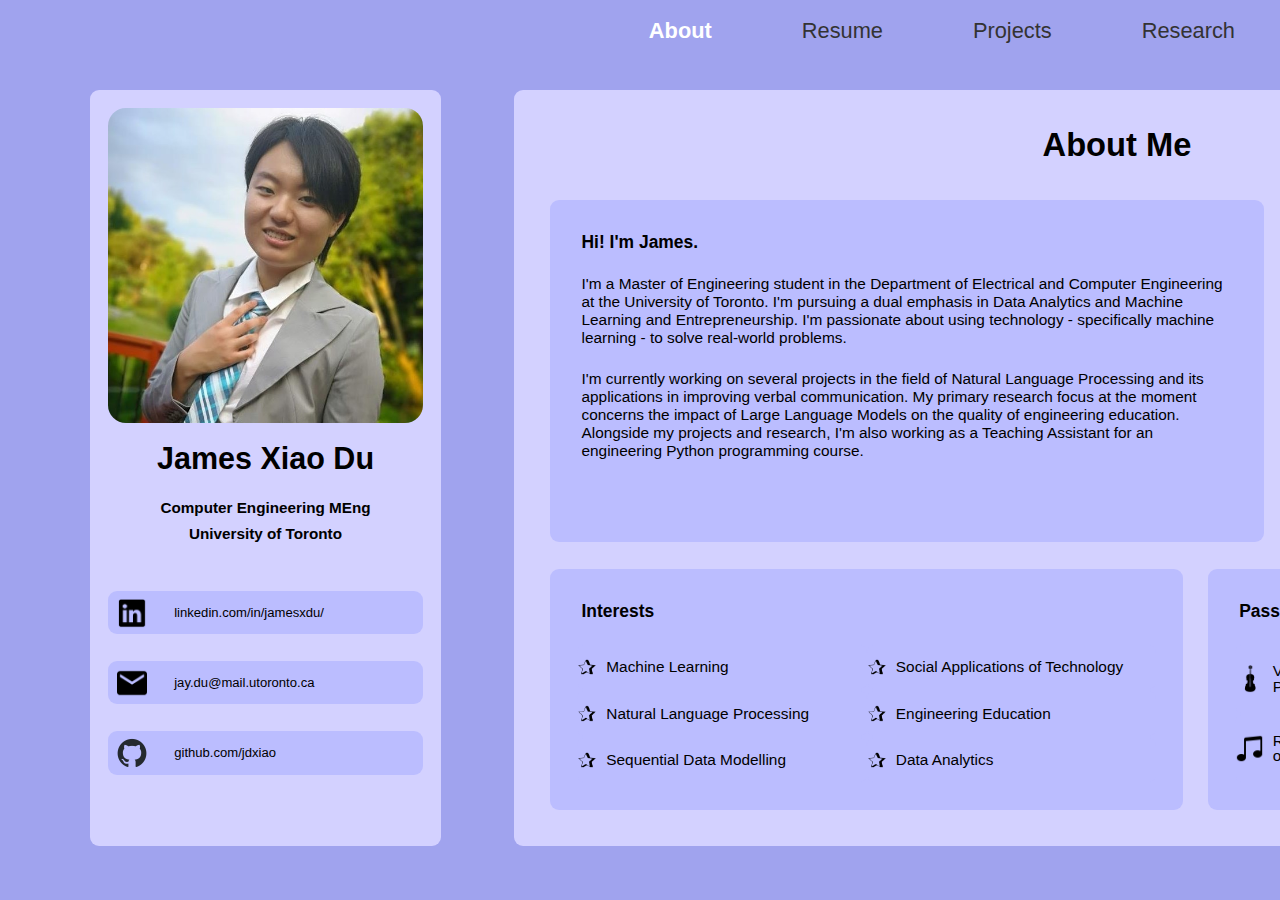
<file: index.html>
<!DOCTYPE html>
<html lang="en">
<head>
  <meta charset="UTF-8">
  <meta name="viewport" content="width=device-width, initial-scale=1.0">
  <title>Xiao's Website</title>
  <link rel="stylesheet" href="style.css">
</head>
<body>

  <div class="banner">
    <button class="button selected" onclick="window.location.href='index.html'">About</button>
    <button class="button" onclick="window.location.href='resume.html'">Resume</button>
    <button class="button" onclick="window.location.href='projects.html'">Projects</button>
    <button class="button" onclick="window.location.href='research.html'">Research</button>
  </div>

  <div class="side-box">
    <img src="static/pfp2.jpg" alt="Profile Picture" style="width: 100%; height: auto; border-radius: 2vh;">
    <h1>James Xiao Du</h1>
    <h3>Computer Engineering MEng</h3>
    <h3>University of Toronto</h3>

    <div class="content-box" style="margin-top: 5vh; width: 100%; height: 6%;">
      <img src="static/linkedin.png" alt="LinkedIn" style="width: auto; height: 70%; padding-left: 1vh; padding-right: 1vh;">
      <p><a href="https://www.linkedin.com/in/jamesxdu/" target="_blank">linkedin.com/in/jamesxdu/</a></p>
    </div>

    <div class="content-box" style="margin-top: 3vh; width: 100%; height: 6%;">
      <img src="static/mail.png" alt="Email" style="width: auto; height: 70%; padding-left: 1vh; padding-right: 1vh;">
      <p><a href="mailto:jay.du@mail.utoronto.ca">jay.du@mail.utoronto.ca</a></p>
    </div>

    <div class="content-box" style="margin-top: 3vh; width: 100%; height: 6%;">
      <img src="static/github-mark.png" alt="GitHub" style="width: auto; height: 70%; padding-left: 1vh; padding-right: 1vh;">
      <p><a href="https://github.com/jdxiao" target="_blank">github.com/jdxiao</a></p>
    </div>

  </div>

  <div class="main-box" style="margin-left: 5vw;">
    <h1 style="text-align: center;">About Me</h1>

    <div class="text-box-container" style="height: 40%">
      <div class="text-box" style="width: 57%; height: 100%; margin-top: 2vh; margin-left: 2vh;">
        <h2>Hi! I'm James.</h2>
        <p style="margin-top: 2vh">I'm a Master of Engineering student in the Department of Electrical and Computer Engineering
          at the University of Toronto. I'm pursuing a dual emphasis in Data Analytics and Machine Learning
          and Entrepreneurship. I'm passionate about using technology - specifically machine learning - to solve
          real-world problems.
        </p>

        <p style="margin-top: 2vh">I'm currently working on several projects in the field of Natural Language Processing
          and its applications in improving verbal communication. My primary research focus at the moment concerns the 
          impact of Large Language Models on the quality of engineering education. Alongside my projects and research, I'm 
          also working as a Teaching Assistant for an engineering Python programming course.
        </p>
      </div>

      <div class="text-box" style="width: 31%; height: 100%; margin-top: 2vh; margin-left: 2vh; padding-left: 1.5vh">
        <h2 style="padding-left: 2vh">Education</h2>
        
        <div class="content-box" style="margin-top: 3vh; width: 100%; height: 35%;">
          <img src="static/progress.png" alt="Graduate" style="width: auto; height: 38%;">
          <div class="text-box-2" style="width: 100%; height: 100%; padding-left: 1.5vh">
            <h1>MEng Computer Engineering (present)</h1>
            <p>Emphasis in Data Analytics & Machine Learning<br>
            Emphasis in Entrepreneurship<br>
            University of Toronto</p>
          </div>
        </div>

        <div class="content-box" style="margin-top: 3vh; width: 100%; height: 35%;">
          <img src="static/grad.png" alt="Graduate" style="width: auto; height: 38%;">
          <div class="text-box-2" style="width: 100%; height: 100%; padding-left: 1.5vh;">
            <h1>BASc Computer Engineering (2024)</h1>
            <p>Minor in Artificial Intelligence<br>
            Minor in Business<br>
            University of Toronto</p>
          </div>
        </div>

      </div>
    </div>

    <div class="text-box-container" style="height: 26%; margin-top: 9vh;">

      <div class="text-box" style="width: 50%; height: 100%; margin-top: 2vh; margin-left: 2vh;">
        <h2>Interests</h2>
        <div class="text-box-container" style="height: 100%; width: 100%;">
          <div class ="text-box-container-2" style="height: 100%; width: 50%;">
            <div class="content-box" style="width: 100%; height: 35%; margin-top: 2vh;">
              <img src="static/icontemp.png" alt="Interests" style="width: 7%; height: auto; margin: 0; padding: 0;">
              <p style="margin-left: 1vh; padding: 0; line-height: 1;">Machine Learning</p>
            </div>
            <div class="content-box" style="width: 100%; height: 35%;">
              <img src="static/icontemp.png" alt="Interests" style="width: 7%; height: auto; margin: 0; padding: 0;">
              <p style="margin-left: 1vh; padding: 0; line-height: 1;">Natural Language Processing</p>
            </div>
            <div class="content-box" style="width: 100%; height: 35%;">
              <img src="static/icontemp.png" alt="Interests" style="width: 7%; height: auto; margin: 0; padding: 0;">
              <p style="margin-left: 1vh; padding: 0; line-height: 1;">Sequential Data Modelling</p>
            </div>
          </div>
          <div class ="text-box-container-2" style="height: 100%; width: 50%;">
            <div class="content-box" style="width: 100%; height: 35%; margin-top: 2vh;">
              <img src="static/icontemp.png" alt="Interests" style="width: 7%; height: auto; margin: 0; padding: 0;">
              <p style="margin-left: 1vh; padding: 0; line-height: 1;">Social Applications of Technology</p>
            </div>
            <div class="content-box" style="width: 100%; height: 35%;">
              <img src="static/icontemp.png" alt="Interests" style="width: 7%; height: auto; margin: 0; padding: 0;">
              <p style="margin-left: 1vh; padding: 0; line-height: 1;">Engineering Education</p>
            </div>
            <div class="content-box" style="width: 100%; height: 35%;">
              <img src="static/icontemp.png" alt="Interests" style="width: 7%; height: auto; margin: 0; padding: 0;">
              <p style="margin-left: 1vh; padding: 0; line-height: 1;">Data Analytics</p>
            </div>
          </div>
        </div>
      </div>

      <div class="text-box" style="width: 37%; height: 100%; margin-top: 2vh; margin-left: 2vh;">
        <h2>Passions</h2>
        <div class="text-box-container" style="height: 100%; width: 100%;">
          <div class ="text-box-container-2" style="height: 100%; width: 45%;">
            <div class="content-box" style="width: 100%; height: 50%; margin-top: 2vh;">
              <img src="static/violin.png" alt="Interests" style="width:15%; height: auto; margin: 0; padding: 0;">
              <p style="margin-left: 1vh; padding: 0; line-height: 1;">Violin (ARCT in Violin Performance)</p>
            </div>
            <div class="content-box" style="width: 100%; height: 50%;">
              <img src="static/music.png" alt="Interests" style="width: 15%; height: auto; margin: 0; padding: 0;">
              <p style="margin-left: 1vh; padding: 0; line-height: 1;">Romantic era orchestral music</p>
            </div>
          </div>
          <div class ="text-box-container-2" style="height: 100%; width: 45%;">
            <div class="content-box" style="width: 100%; height: 40%; margin-top: 2vh;">
              <img src="static/writing.png" alt="Interests" style="width: 15%; height: auto; margin: 0; padding: 0;">
              <p style="margin-left: 1vh; padding: 0; line-height: 1;">Writing fiction and poetry</p>
            </div>
            <div class="content-box" style="width: 100%; height: 40%;">
              <img src="static/bunny.png" alt="Interests" style="width: 15%; height: auto; margin: 0; padding: 0;">
              <p style="margin-left: 1vh; padding: 0; line-height: 1;">My pet bunny!</p>
            </div>
          </div>
        </div>
      </div>
    </div>

  </div>

  </body>
</html>
</file>
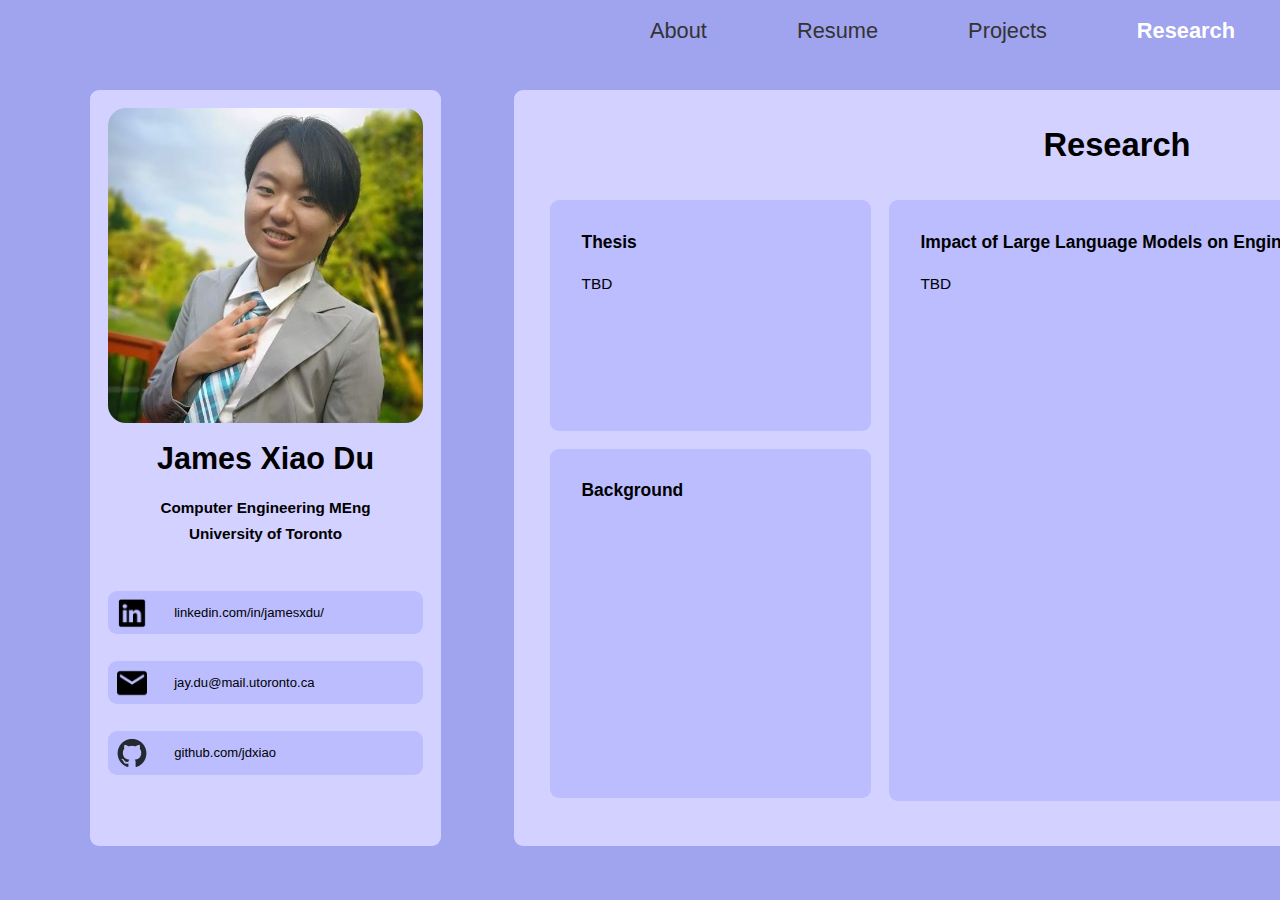
<file: research.html>
<!DOCTYPE html>
<html lang="en">
<head>
  <meta charset="UTF-8">
  <meta name="viewport" content="width=device-width, initial-scale=1.0">
  <title>Xiao's Website</title>
  <link rel="stylesheet" href="style.css">
</head>
<body>

  <div class="banner">
    <button class="button" onclick="window.location.href='index.html'">About</button>
    <button class="button" onclick="window.location.href='resume.html'">Resume</button>
    <button class="button" onclick="window.location.href='projects.html'">Projects</button>
    <button class="button selected" onclick="window.location.href='research.html'">Research</button>
  </div>

  <div class="side-box">
    <img src="static/pfp2.jpg" alt="Profile Picture" style="width: 100%; height: auto; border-radius: 2vh;">
    <h1>James Xiao Du</h1>
    <h3>Computer Engineering MEng</h3>
    <h3>University of Toronto</h3>

    <div class="content-box" style="margin-top: 5vh; width: 100%; height: 6%;">
      <img src="static/linkedin.png" alt="LinkedIn" style="width: auto; height: 70%; padding-left: 1vh; padding-right: 1vh;">
      <p><a href="https://www.linkedin.com/in/jamesxdu/" target="_blank">linkedin.com/in/jamesxdu/</a></p>
    </div>

    <div class="content-box" style="margin-top: 3vh; width: 100%; height: 6%;">
      <img src="static/mail.png" alt="Email" style="width: auto; height: 70%; padding-left: 1vh; padding-right: 1vh;">
      <p><a href="mailto:jay.du@mail.utoronto.ca">jay.du@mail.utoronto.ca</a></p>
    </div>

    <div class="content-box" style="margin-top: 3vh; width: 100%; height: 6%;">
      <img src="static/github-mark.png" alt="GitHub" style="width: auto; height: 70%; padding-left: 1vh; padding-right: 1vh;">
      <p><a href="https://github.com/jdxiao" target="_blank">github.com/jdxiao</a></p>
    </div>

  </div>

  <div class="main-box" style="margin-left: 5vw;">
    <h1 style="text-align: center;">Research</h1>

    <div class="text-box-container" style="height: 83%; width: 97.45%; padding: 2vh;">

      <div class="text-box-container-2" style="height: 100%; width: 25%;">
        <div class="text-box" style="width: 100%; height: 30%;">
          <h2>Thesis</h2>
          <p style="margin-top: 2vh">TBD</p>
        </div>

        <div class="text-box" style="width: 100%; height: 50%; margin-top: 2vh;">
          <h2>Background</h2>
        </div>
      </div>

      <div class="text-box" style="width: 70%; height: 91.5%; margin-left: 8vh;">
        <h2>Impact of Large Language Models on Engineering Education</h2>
        <p style="margin-top: 2vh">TBD</p>
      </div>

    </div>
  </div>
  </body>
</html>
</file>
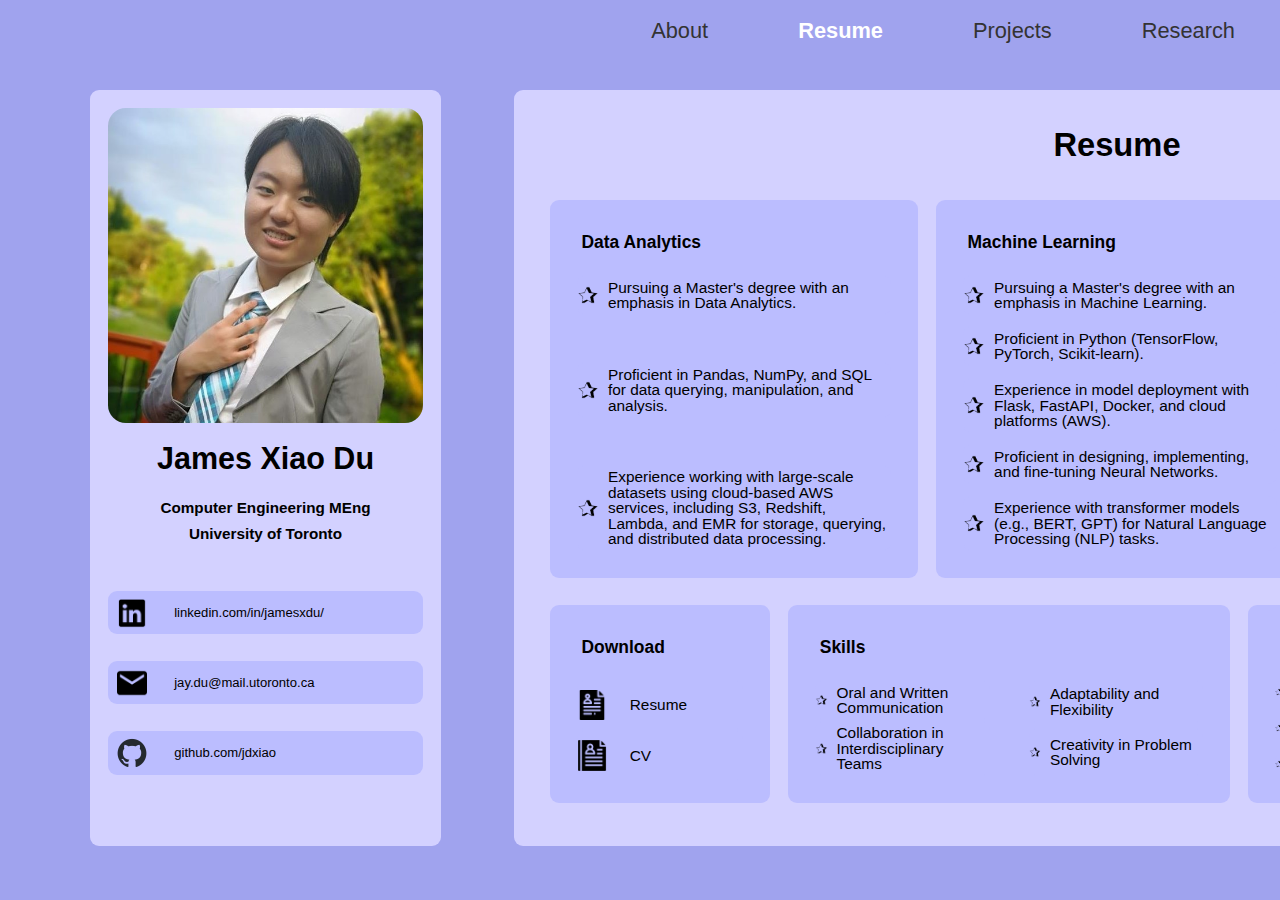
<file: resume.html>
<!DOCTYPE html>
<html lang="en">
<head>
  <meta charset="UTF-8">
  <meta name="viewport" content="width=device-width, initial-scale=1.0">
  <title>Xiao's Website</title>
  <link rel="stylesheet" href="style.css">
</head>
<body>

  <div class="banner">
    <button class="button" onclick="window.location.href='index.html'">About</button>
    <button class="button selected" onclick="window.location.href='resume.html'">Resume</button>
    <button class="button" onclick="window.location.href='projects.html'">Projects</button>
    <button class="button" onclick="window.location.href='research.html'">Research</button>
  </div>

  <div class="side-box">
    <img src="static/pfp2.jpg" alt="Profile Picture" style="width: 100%; height: auto; border-radius: 2vh;">
    <h1>James Xiao Du</h1>
    <h3>Computer Engineering MEng</h3>
    <h3>University of Toronto</h3>

    <div class="content-box" style="margin-top: 5vh; width: 100%; height: 6%;">
      <img src="static/linkedin.png" alt="LinkedIn" style="width: auto; height: 70%; padding-left: 1vh; padding-right: 1vh;">
      <p><a href="https://www.linkedin.com/in/jamesxdu/" target="_blank">linkedin.com/in/jamesxdu/</a></p>
    </div>

    <div class="content-box" style="margin-top: 3vh; width: 100%; height: 6%;">
      <img src="static/mail.png" alt="Email" style="width: auto; height: 70%; padding-left: 1vh; padding-right: 1vh;">
      <p><a href="mailto:jay.du@mail.utoronto.ca">jay.du@mail.utoronto.ca</a></p>
    </div>

    <div class="content-box" style="margin-top: 3vh; width: 100%; height: 6%;">
      <img src="static/github-mark.png" alt="GitHub" style="width: auto; height: 70%; padding-left: 1vh; padding-right: 1vh;">
      <p><a href="https://github.com/jdxiao" target="_blank">github.com/jdxiao</a></p>
    </div>

  </div>

  <div class="main-box" style="margin-left: 5vw;">
    <h1 style="text-align: center;">Resume</h1>

    <div class="text-box-container" style="height: 45%">
      <div class="text-box" style="width: 30%; height: 100%; margin-top: 2vh; margin-left: 2vh;">
        <h2>Data Analytics</h2>
        <div class ="text-box-container-2" style="height: 100%; width: 100%; margin-top: 2vh;">
          <div class="content-box" style="width: 100%;">
            <img src="static/icontemp.png" alt="Interests" style="width: 7%; height: auto; margin: 0; padding: 0;">
            <p style="margin-left: 1vh; padding: 0; line-height: 1;">Pursuing a Master's degree with an emphasis in Data Analytics.</p>
          </div>
          <div class="content-box" style="width: 100%;">
            <img src="static/icontemp.png" alt="Interests" style="width: 7%; height: auto; margin: 0; padding: 0;">
            <p style="margin-left: 1vh; padding: 0; line-height: 1;">Proficient in Pandas, NumPy, and SQL for data querying, manipulation, and analysis.</p>
          </div>
          <div class="content-box" style="width: 100%;">
            <img src="static/icontemp.png" alt="Interests" style="width: 7%; height: auto; margin: 0; padding: 0;">
            <p style="margin-left: 1vh; padding: 0; line-height: 1;">Experience working with large-scale datasets using cloud-based AWS services, including S3, Redshift, Lambda, and EMR for storage, querying, and distributed data processing.</p>
          </div>
        </div>
      </div>

      <div class="text-box" style="width: 30%; height: 100%; margin-top: 2vh; margin-left: 2vh;">
        <h2>Machine Learning</h2>
        <div class ="text-box-container-2" style="height: 100%; width: 100%; margin-top: 2vh;">
          <div class="content-box" style="width: 100%;">
            <img src="static/icontemp.png" alt="Interests" style="width: 7%; height: auto; margin: 0; padding: 0;">
            <p style="margin-left: 1vh; padding: 0; line-height: 1;">Pursuing a Master's degree with an emphasis in Machine Learning.</p>
          </div>
          <div class="content-box" style="width: 100%;">
            <img src="static/icontemp.png" alt="Interests" style="width: 7%; height: auto; margin: 0; padding: 0;">
            <p style="margin-left: 1vh; padding: 0; line-height: 1;">Proficient in Python (TensorFlow, PyTorch, Scikit-learn).</p>
          </div>
          <div class="content-box" style="width: 100%;">
            <img src="static/icontemp.png" alt="Interests" style="width: 7%; height: auto; margin: 0; padding: 0;">
            <p style="margin-left: 1vh; padding: 0; line-height: 1;">Experience in model deployment with Flask, FastAPI, Docker, and cloud platforms (AWS).</p>
          </div>
          <div class="content-box" style="width: 100%;">
            <img src="static/icontemp.png" alt="Interests" style="width: 7%; height: auto; margin: 0; padding: 0;">
            <p style="margin-left: 1vh; padding: 0; line-height: 1;">Proficient in designing, implementing, and fine-tuning Neural Networks.</p>
          </div>
          <div class="content-box" style="width: 100%;">
            <img src="static/icontemp.png" alt="Interests" style="width: 7%; height: auto; margin: 0; padding: 0;">
            <p style="margin-left: 1vh; padding: 0; line-height: 1;">Experience with transformer models (e.g., BERT, GPT) for Natural Language Processing (NLP) tasks.</p>
          </div>
        </div>
      </div>

      <div class="text-box" style="width: 30%; height: 100%; margin-top: 2vh; margin-left: 2vh;">
        <h2>Social Applications</h2>
        <div class ="text-box-container-2" style="height: 100%; width: 100%; margin-top: 2vh;">
          <div class="content-box" style="width: 100%;">
            <img src="static/icontemp.png" alt="Interests" style="width: 7%; height: auto; margin: 0; padding: 0;">
            <p style="margin-left: 1vh; padding: 0; line-height: 1;">Pursuing a Master's degree with an emphasis in Data Analytics.</p>
          </div>
          <div class="content-box" style="width: 100%;">
            <img src="static/icontemp.png" alt="Interests" style="width: 7%; height: auto; margin: 0; padding: 0;">
            <p style="margin-left: 1vh; padding: 0; line-height: 1;">Proficient in Pandas, NumPy, and SQL for data querying, manipulation, and analysis.</p>
          </div>
          <div class="content-box" style="width: 100%;">
            <img src="static/icontemp.png" alt="Interests" style="width: 7%; height: auto; margin: 0; padding: 0;">
            <p style="margin-left: 1vh; padding: 0; line-height: 1;">Experience working with large-scale datasets using cloud-based AWS services, including S3, Redshift, Lambda, and EMR for storage, querying, and distributed data processing.</p>
          </div>
        </div>
      </div>
    </div>

    <div class="text-box-container" style="height: 20%; margin-top: 9vh;">
      
      <div class="text-box" style="width: 15%; height: 100%; margin-top: 2vh; margin-left: 2vh;">
        <h2>Download</h2>
        <div class="content-box" style="margin-top: 2vh; width: 100%; height: 35%;">
          <img src="static/resume.png" alt="PDF" style="width: auto; height: 60%;">
          <p><a href="static/resume.pdf" download="James_Du_Resume">Resume</a></p>
        </div>

        <div class="content-box" style="width: 100%; height: 35%;">
          <img src="static/cv.png" alt="PDF" style="width: auto; height: 60%;">
          <p><a href="static/cv.pdf" download="James_Du_CV">CV</a></p>
        </div>
      </div>

      <div class="text-box" style="width: 35%; height: 100%; margin-top: 2vh; margin-left: 2vh;">
        <h2>Skills</h2>
        <div class="text-box-container" style="height: 100%; width: 100%; margin-top: 2vh;">
          <div class ="text-box-container-2" style="height: 100%; width: 45%;">
            <div class="content-box" style="width: 100%;">
              <img src="static/icontemp.png" alt="Interests" style="width: 7%; height: auto; margin: 0; padding: 0;">
              <p style="margin-left: 1vh; padding: 0; line-height: 1;">Oral and Written Communication</p>
            </div>
            <div class="content-box" style="width: 100%;">
              <img src="static/icontemp.png" alt="Interests" style="width: 7%; height: auto; margin: 0; padding: 0;">
              <p style="margin-left: 1vh; padding: 0; line-height: 1;">Collaboration in Interdisciplinary Teams</p>
            </div>
          </div>
          <div class ="text-box-container-2" style="height: 100%; width: 45%;">
            <div class="content-box" style="width: 100%; height: 45%;">
              <img src="static/icontemp.png" alt="Interests" style="width: 7%; height: auto; margin: 0; padding: 0;">
              <p style="margin-left: 1vh; padding: 0; line-height: 1;">Adaptability and Flexibility</p>
            </div>
            <div class="content-box" style="width: 100%; height: 50%;">
              <img src="static/icontemp.png" alt="Interests" style="width: 7%; height: auto; margin: 0; padding: 0;">
              <p style="margin-left: 1vh; padding: 0; line-height: 1;">Creativity in Problem Solving</p>
            </div>
          </div>
        </div>
      </div>

      <div class="text-box" style="width: 35%; height: 100%; margin-top: 2vh; margin-left: 2vh;">
        <h2>Languages</h2>
        <div class="text-box-container" style="height: 100%; width: 100%; margin-top: 2vh;">
          <div class ="text-box-container-2" style="height: 100%; width: 30%;">
            <div class="content-box" style="width: 100%;">
              <img src="static/icontemp.png" alt="Interests" style="width: 7%; height: auto; margin: 0; padding: 0;">
              <p style="margin-left: 1vh; padding: 0; line-height: 1;">Python</p>
            </div>
            <div class="content-box" style="width: 100%;">
              <img src="static/icontemp.png" alt="Interests" style="width: 7%; height: auto; margin: 0; padding: 0;">
              <p style="margin-left: 1vh; padding: 0; line-height: 1;">SQL</p>
            </div>
            <div class="content-box" style="width: 100%;">
              <img src="static/icontemp.png" alt="Interests" style="width: 7%; height: auto; margin: 0; padding: 0;">
              <p style="margin-left: 1vh; padding: 0; line-height: 1;">JavaScript</p>
            </div>
          </div>
          <div class ="text-box-container-2" style="height: 100%; width: 30%;">
            <div class="content-box" style="width: 100%;">
              <img src="static/icontemp.png" alt="Interests" style="width: 7%; height: auto; margin: 0; padding: 0;">
              <p style="margin-left: 1vh; padding: 0; line-height: 1;">C/C++</p>
            </div>
            <div class="content-box" style="width: 100%;">
              <img src="static/icontemp.png" alt="Interests" style="width: 7%; height: auto; margin: 0; padding: 0;">
              <p style="margin-left: 1vh; padding: 0; line-height: 1;">Kotlin</p>
            </div>
            <div class="content-box" style="width: 100%;">
              <img src="static/icontemp.png" alt="Interests" style="width: 7%; height: auto; margin: 0; padding: 0;">
              <p style="margin-left: 1vh; padding: 0; line-height: 1;">HTML/CSS</p>
            </div>
          </div>
          <div class ="text-box-container-2" style="height: 100%; width: 30%;">
            <div class="content-box" style="width: 100%;">
              <img src="static/icontemp.png" alt="Interests" style="width: 7%; height: auto; margin: 0; padding: 0;">
              <p style="margin-left: 1vh; padding: 0; line-height: 1;">Java</p>
            </div>
            <div class="content-box" style="width: 100%;">
              <img src="static/icontemp.png" alt="Interests" style="width: 7%; height: auto; margin: 0; padding: 0;">
              <p style="margin-left: 1vh; padding: 0; line-height: 1;">GO</p>
            </div>
            <div class="content-box" style="width: 100%;">
              <img src="static/icontemp.png" alt="Interests" style="width: 7%; height: auto; margin: 0; padding: 0;">
              <p style="margin-left: 1vh; padding: 0; line-height: 1;">MATLAB</p>
            </div>
          </div>
        </div>
      </div>

    </div>

  </body>
</html>
</file>
<file: style.css>
body {
  background-color: #a0a3ee; /* Pale purple background */
  display: flex;
  justify-content: center;
  align-items: center;
  height: 100vh;
  margin: 0;
  padding-top: 0;
}

a {
  color: black;
  text-decoration: none;
}

a:hover {
  color: #3c2194;
  text-decoration: underline;
}

.side-box {
  width: 35vh;
  height: 80vh;
  background-color: #d3d1ff;
  padding: 2vh;
  display: flex;
  flex-direction: column;
  border-radius: 1vh;
  text-align: center;
  align-items: center;
  position: absolute;
  top: 10vh;
  left: 10vh;
}

.side-box h1{
  font-family:'Gill Sans', 'Gill Sans MT', Calibri, 'Trebuchet MS', sans-serif;
  margin: 2vh;
  font-size: calc(1.4vw + 1.4vh);
}
.side-box h3 {
  font-family:'Gill Sans', 'Gill Sans MT', Calibri, 'Trebuchet MS', sans-serif;
  margin: 0.5vh;
  font-size: calc(0.7vw + 0.7vh);
}

.banner {
  background-color: #a0a3ee;
  color: #333333;
  font-size: 1.5em;
  width: 100%;
  box-sizing: border-box;
  position: absolute;
  top: 0;
  left: 0;
  display: flex;
  justify-content: flex-end;
  align-items: center;
}

.button {
  background: none;
  border: none;
  font-family:'Gill Sans', 'Gill Sans MT', Calibri, 'Trebuchet MS', sans-serif;
  color: #333333;
  font-size: calc(1vw + 1vh);
  cursor: pointer;
  padding: 2vh 5vh;
}

.button:hover {
  background-color: #c2c0ff;
  color: #000000;
}

.button.selected {
  font-weight: bold;
  background-color: #a0a3ee;
  color: #ffffff;
}

.content-box {
  background-color: #bbbdff;
  display: flex;
  flex-direction:row;
  border-radius: 1vh;
  align-items: center;
}

.content-box p {
  font-family:'Gill Sans', 'Gill Sans MT', Calibri, 'Trebuchet MS', sans-serif;
  font-size: calc(0.6vw + 0.6vh);
  padding-left: 2vh;
  margin: 0;
}

.main-box {
  width: 130vh;
  height: 80vh;
  background-color: #d3d1ff;
  padding: 2vh;
  display: flex;
  flex-direction: column;
  justify-content: flex-start;
  border-radius: 1vh;
  position: absolute;
  top: 10vh;
  left: 50vh;
}

.main-box h1{
  font-family:'Gill Sans', 'Gill Sans MT', Calibri, 'Trebuchet MS', sans-serif;
  margin: 2vh;
  font-size: calc(1.5vw + 1.5vh);
}

.text-box-container {
  display: flex;
  flex-direction: row;
  justify-content: space-between;
  width: 99%;
}

.text-box-container-2 {
  display: flex;
  flex-direction: column;
  justify-content: space-between;
  width: 95%;
}

.text-box {
  font-family:'Gill Sans', 'Gill Sans MT', Calibri, 'Trebuchet MS', sans-serif;
  background-color: #bbbdff;
  display: flex;
  flex-direction: column;
  border-radius: 1vh;
  padding: 3vh;
}

.text-box h2 {
  font-family:'Gill Sans', 'Gill Sans MT', Calibri, 'Trebuchet MS', sans-serif;
  margin: 0.5vh;
  font-size: calc(0.8vw + 0.8vh);
}
.text-box p {
  font-family:'Gill Sans', 'Gill Sans MT', Calibri, 'Trebuchet MS', sans-serif;
  font-size: calc(0.5vw + 1vh);
  margin: 0.5vh;
}

.text-box-2 {
  background-color: #bbbdff;
  display: flex;
  flex-direction: column;
  align-items: left;
  justify-content: center;
}

.text-box-2 h1 {
  font-family:'Gill Sans', 'Gill Sans MT', Calibri, 'Trebuchet MS', sans-serif;
  font-size: calc(0.7vw + 0.7vh);
  margin: 0;
}

.text-box-2 p {
  font-family:'Gill Sans', 'Gill Sans MT', Calibri, 'Trebuchet MS', sans-serif;
  font-size: calc(0.6vw + 0.55vh);
  margin: 0;
  padding: 0;
}

.directory-button {
  cursor: pointer;
  border-radius: 1vh;
  transition: color 0.3s, font-weight 0.3s;
  padding: 0.5vh 1vh;
}

.directory-button:hover {
  background-color: #dddcff;
}

.directory-button.active {
  color: white;
  font-weight: bold;
}
</file>
